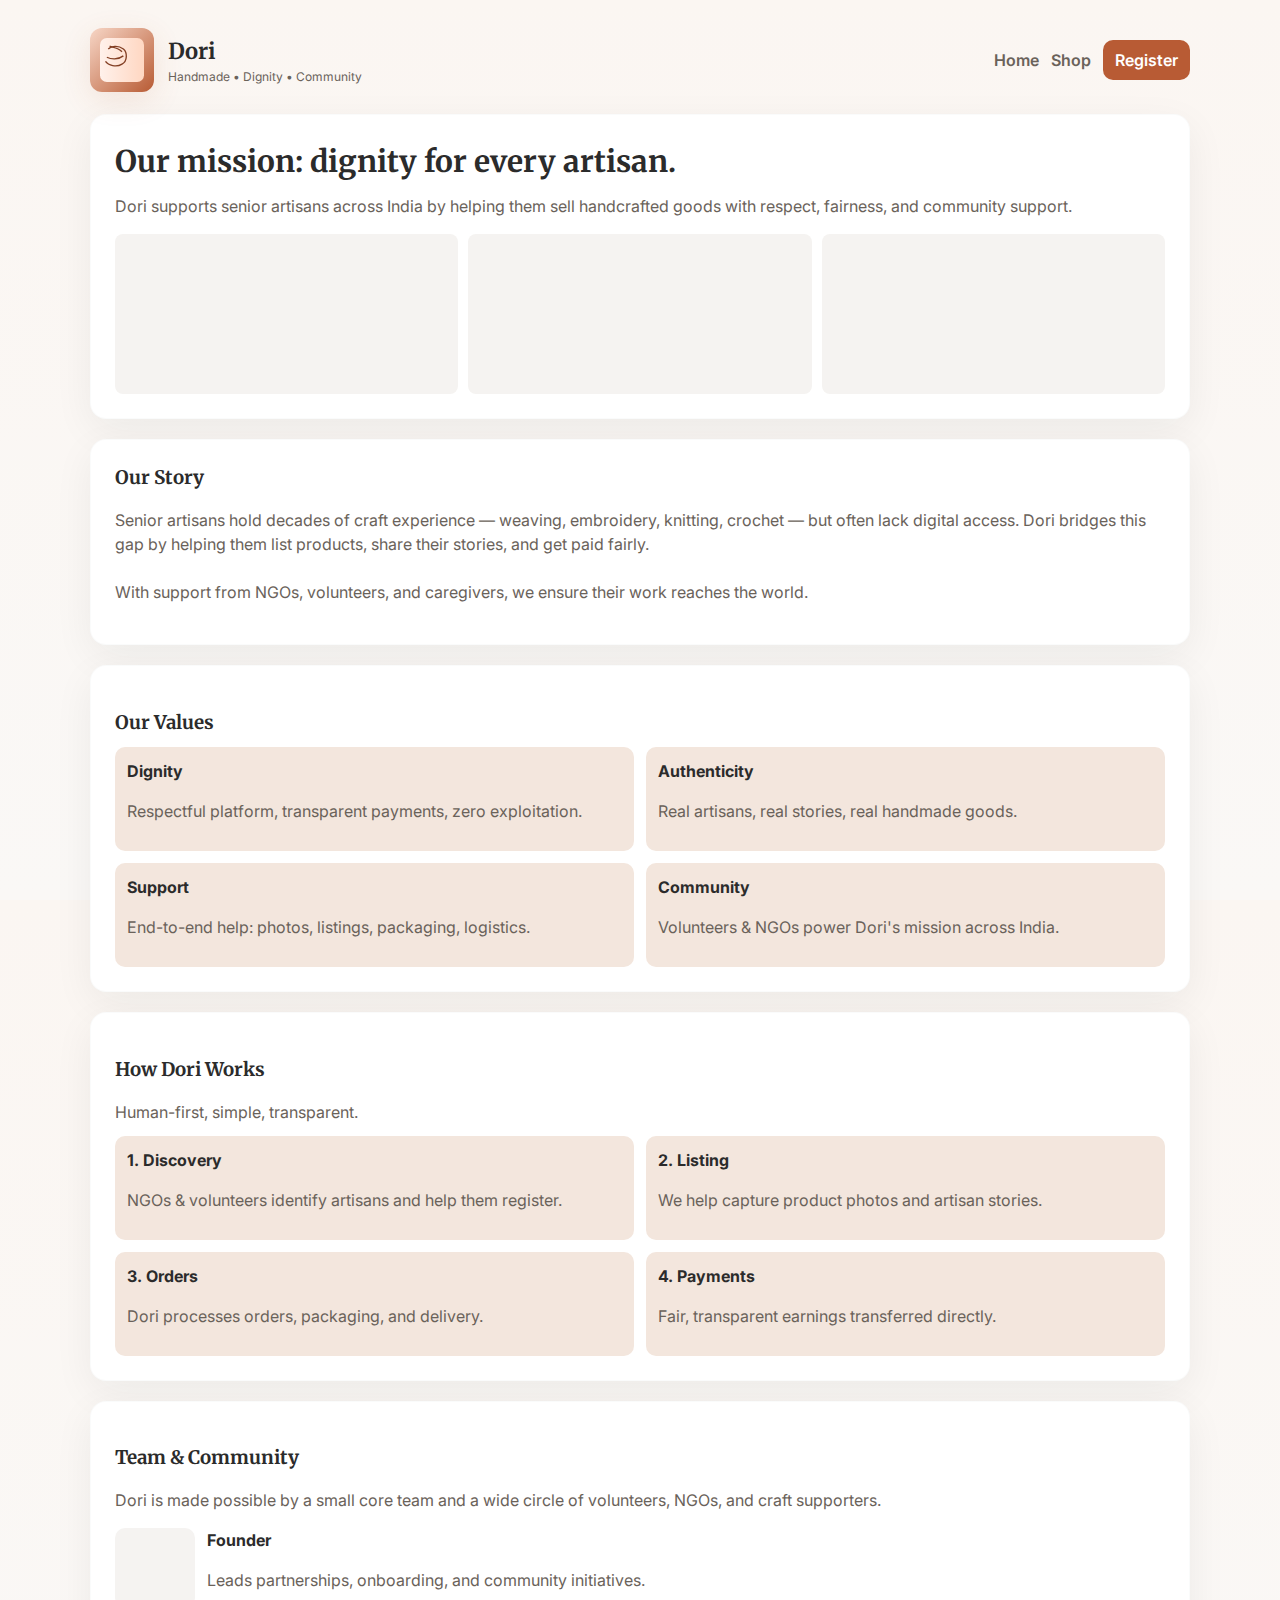
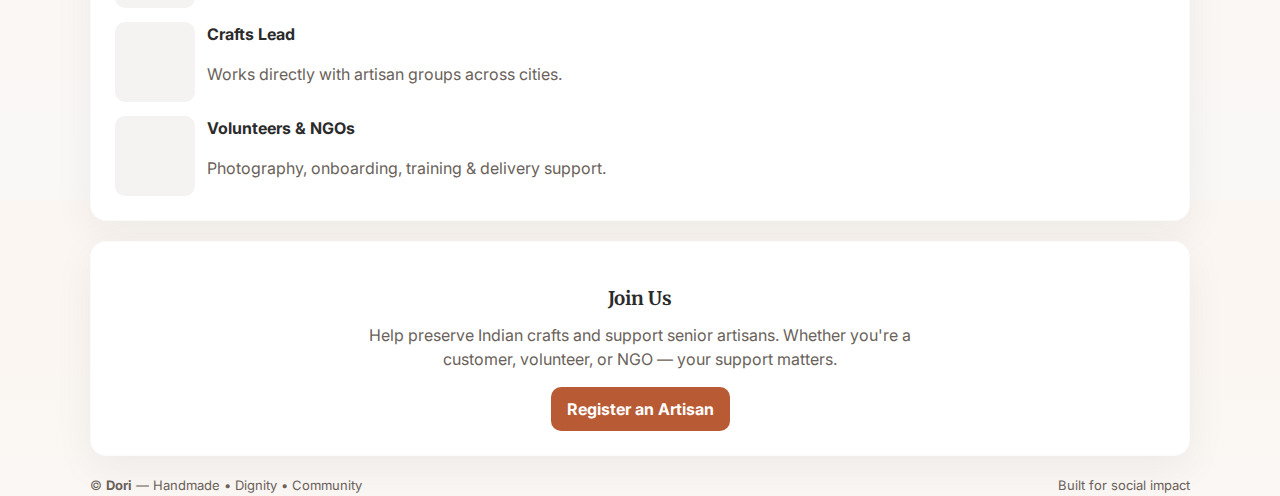
<file: about.html>
<!doctype html>
<html lang="en">
<head>
  <meta charset="utf-8" />
  <meta name="viewport" content="width=device-width,initial-scale=1" />
  <title>Dori — About</title>

  <!-- Reuse same fonts -->
  <link href="https://fonts.googleapis.com/css2?family=Inter:wght@300;400;600;700&family=Merriweather:wght@400;700&display=swap" rel="stylesheet">

  <style>
    :root{
      --bg:#fbf8f5;--paper:#fbf6f2;--card:#ffffff;--muted:#6a625a;
      --accent:#b85b34;--accent-2:#f3e6dd;--radius:14px;--max-w:1100px;
    }
    *{box-sizing:border-box}html,body{height:100%}
    body{margin:0;font-family:Inter,system-ui,Arial;background:linear-gradient(180deg,var(--paper),#faf8f6);
      color:#2b2b2b;line-height:1.5;padding:28px;display:flex;justify-content:center;-webkit-font-smoothing:antialiased;}
    .wrap{width:100%;max-width:var(--max-w)}
    header{display:flex;align-items:center;justify-content:space-between;margin-bottom:22px}
    .brand{display:flex;gap:14px;align-items:center;text-decoration:none;color:inherit}
    .logo{width:64px;height:64px;border-radius:12px;padding:10px;background:linear-gradient(135deg,#f7d6c6,#b85b34);display:flex;align-items:center;justify-content:center;box-shadow: 0 8px 30px rgba(184,91,52,0.12);}
    .brand h1{margin:0;font-family:Merriweather,serif;font-size:22px}
    .brand p{margin:0;font-size:12px;color:var(--muted)}
    nav{display:flex;gap:12px;align-items:center}
    nav a{color:var(--muted);text-decoration:none;font-weight:600}
    nav a.cta{background:var(--accent);color:white;padding:8px 12px;border-radius:10px}

    .card{background:var(--card);padding:24px;border-radius:16px;box-shadow:0 12px 40px rgba(20,30,28,0.06);border:1px solid rgba(20,30,28,0.02);margin-bottom:20px}
    .muted{color:var(--muted)}
    .features{display:grid;grid-template-columns:repeat(2,1fr);gap:12px}
    .feature{background:var(--accent-2);padding:12px;border-radius:10px}

    .gallery{display:grid;grid-template-columns:repeat(3,1fr);gap:10px}
    .gallery img{width:100%;height:160px;object-fit:cover;border-radius:8px;box-shadow:0 6px 20px rgba(0,0,0,0.03)}

    .story{display:flex;gap:12px;align-items:flex-start;text-decoration:none;color:inherit}
    .story img{width:80px;height:80px;border-radius:10px;object-fit:cover}

    @media(max-width:900px){
      .gallery{grid-template-columns:repeat(2,1fr)}
      .features{grid-template-columns:1fr}
    }
    @media(max-width:600px){
      nav{display:none}
      .gallery{grid-template-columns:1fr}
    }
  </style>
</head>

<body>
<div class="wrap">

  <!-- Header -->
  <header>
    <a class="brand" href="index.html">
      <div class="logo">
        <svg width="52" height="52" viewBox="0 0 64 64"><defs><linearGradient id="lg" x1="0" x2="1"><stop offset="0" stop-color="#fff1eb"/><stop offset="1" stop-color="#ffd7c2"/></linearGradient></defs><rect rx="10" width="64" height="64" fill="url(#lg)"/><g transform="translate(8,10)" stroke="#833f24" stroke-width="2" fill="none"><path d="M4 6c4-4 14-6 22 0 6 5 6 18-2 22-8 5-20 2-24-4"/><path d="M2 18c6 3 16 4 24-2"/><path d="M6 2c6 2 12 2 18 8"/></g></svg>
      </div>
      <div><h1>Dori</h1><p>Handmade • Dignity • Community</p></div>
    </a>

    <nav>
      <a href="index.html">Home</a>
      <a href="shop.html">Shop</a>
      <a class="cta" href="index.html#register">Register</a>
    </nav>
  </header>

  <!-- HERO -->
  <section class="card">
    <h2 style="font-family:Merriweather,serif;margin:0;font-size:30px;">Our mission: dignity for every artisan.</h2>
    <p class="muted" style="margin-top:10px;">
      Dori supports senior artisans across India by helping them sell handcrafted goods with respect, fairness, and community support.
    </p>

    <div class="gallery" style="margin-top:16px">
      <div class="image-blank" aria-hidden="true" style="width:100%;height:160px;background:#f5f3f1;border-radius:8px"></div>
      <div class="image-blank" aria-hidden="true" style="width:100%;height:160px;background:#f5f3f1;border-radius:8px"></div>
      <div class="image-blank" aria-hidden="true" style="width:100%;height:160px;background:#f5f3f1;border-radius:8px"></div>
    </div>
  </section>

  <!-- OUR STORY -->
  <section class="card">
    <h3 style="font-family:Merriweather,serif;margin:0 0 10px;">Our Story</h3>

    <p class="muted">
      Senior artisans hold decades of craft experience — weaving, embroidery, knitting, crochet — but often lack digital access.  
      Dori bridges this gap by helping them list products, share their stories, and get paid fairly.
      <br><br>
      With support from NGOs, volunteers, and caregivers, we ensure their work reaches the world.
    </p>
  </section>

  <!-- VALUES -->
  <section class="card">
    <h3 style="font-family:Merriweather,serif;margin-bottom:10px;">Our Values</h3>
    <div class="features">
      <div class="feature">
        <strong>Dignity</strong>
        <p class="muted">Respectful platform, transparent payments, zero exploitation.</p>
      </div>
      <div class="feature">
        <strong>Authenticity</strong>
        <p class="muted">Real artisans, real stories, real handmade goods.</p>
      </div>
      <div class="feature">
        <strong>Support</strong>
        <p class="muted">End-to-end help: photos, listings, packaging, logistics.</p>
      </div>
      <div class="feature">
        <strong>Community</strong>
        <p class="muted">Volunteers & NGOs power Dori's mission across India.</p>
      </div>
    </div>
  </section>

  <!-- HOW WE WORK -->
  <section class="card">
    <h3 style="font-family:Merriweather,serif;margin-bottom:10px;">How Dori Works</h3>
    <p class="muted" style="margin-bottom:12px;">Human-first, simple, transparent.</p>

    <div class="features">
      <div class="feature">
        <strong>1. Discovery</strong>
        <p class="muted">NGOs & volunteers identify artisans and help them register.</p>
      </div>
      <div class="feature">
        <strong>2. Listing</strong>
        <p class="muted">We help capture product photos and artisan stories.</p>
      </div>
      <div class="feature">
        <strong>3. Orders</strong>
        <p class="muted">Dori processes orders, packaging, and delivery.</p>
      </div>
      <div class="feature">
        <strong>4. Payments</strong>
        <p class="muted">Fair, transparent earnings transferred directly.</p>
      </div>
    </div>
  </section>

  <!-- TEAM & COMMUNITY -->
  <section class="card">
  <h3 style="font-family:Merriweather,serif;margin-bottom:10px;">Team & Community</h3>

  <p class="muted">Dori is made possible by a small core team and a wide circle of volunteers, NGOs, and craft supporters.</p>

    <div style="display:flex;flex-direction:column;gap:14px;margin-top:14px;">

    <div class="story">
      <div class="image-blank" aria-hidden="true" style="width:80px;height:80px;border-radius:10px;background:#f5f3f1"></div>
      <div>
        <strong>Founder</strong>
        <p class="muted">Leads partnerships, onboarding, and community initiatives.</p>
      </div>
    </div>

    <div class="story">
      <div class="image-blank" aria-hidden="true" style="width:80px;height:80px;border-radius:10px;background:#f5f3f1"></div>
      <div>
        <strong>Crafts Lead</strong>
        <p class="muted">Works directly with artisan groups across cities.</p>
      </div>
    </div>

    <div class="story">
      <div class="image-blank" aria-hidden="true" style="width:80px;height:80px;border-radius:10px;background:#f5f3f1"></div>
      <div>
        <strong>Volunteers & NGOs</strong>
        <p class="muted">Photography, onboarding, training & delivery support.</p>
      </div>
    </div>

  </div>
</section>


  <!-- CTA -->
  <section class="card" style="text-align:center">
    <h3 style="font-family:Merriweather,serif;margin-bottom:10px;">Join Us</h3>
    <p class="muted" style="max-width:550px;margin:0 auto;">
      Help preserve Indian crafts and support senior artisans. Whether you're a customer, volunteer, or NGO — your support matters.
    </p>
    <a href="index.html#register" class="cta" style="margin-top:16px;display:inline-block;padding:10px 16px;border-radius:10px;background:var(--accent);color:white;text-decoration:none;font-weight:700;">Register an Artisan</a>
  </section>

  <!-- Footer -->
  <footer style="color:var(--muted);font-size:13px;display:flex;justify-content:space-between;margin-top:10px">
    <div>© <strong>Dori</strong> — Handmade • Dignity • Community</div>
    <div>Built for social impact</div>
  </footer>

</div>
</body>
</html>
</file>
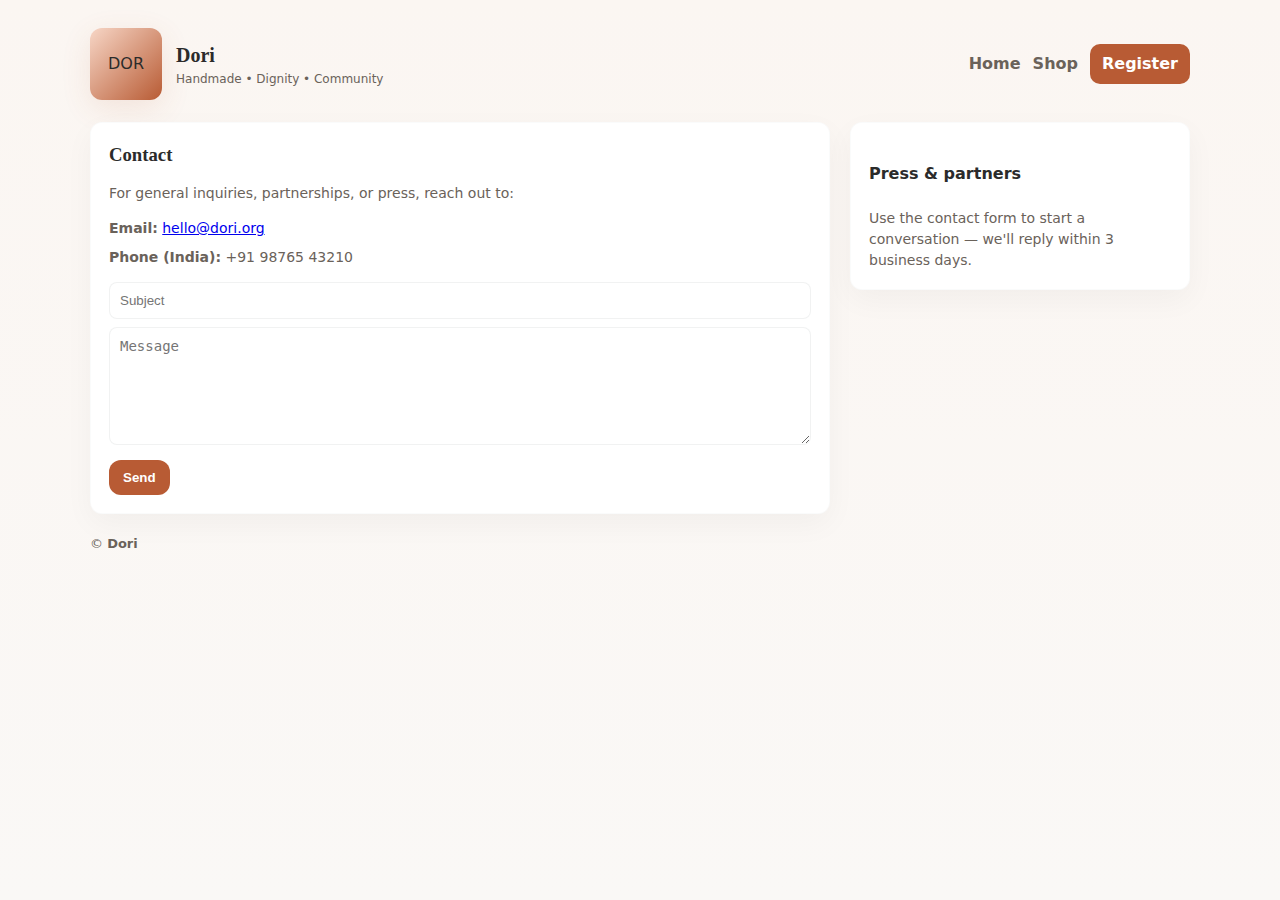
<file: contact.html>
<!doctype html>
<html lang="en">
<head>
  <meta charset="utf-8">
  <meta name="viewport" content="width=device-width,initial-scale=1">
  <title>Contact — Dori</title>
  <link rel="stylesheet" href="/assets/styles.css">
</head>
<body>
  <div class="wrap">
    <header>
      <a class="brand" href="/">
        <div class="logo">DOR</div>
        <div>
          <h1>Dori</h1>
          <p>Handmade • Dignity • Community</p>
        </div>
      </a>
      <nav>
        <a href="/">Home</a>
        <a href="/shop.html">Shop</a>
        <a class="cta" href="/register.html">Register</a>
      </nav>
    </header>

    <main>
      <div>
        <section class="card">
          <h3>Contact</h3>
          <p class="muted">For general inquiries, partnerships, or press, reach out to:</p>
          <div style="margin-top:12px">
            <div class="muted"><strong>Email:</strong> <a href="mailto:hello@dori.org">hello@dori.org</a></div>
            <div class="muted" style="margin-top:8px"><strong>Phone (India):</strong> +91 98765 43210</div>
          </div>

          <div style="margin-top:14px">
            <form onsubmit="event.preventDefault(); window.location.href='mailto:hello@dori.org?subject='+encodeURIComponent(document.getElementById('c-subj').value)+'&body='+encodeURIComponent(document.getElementById('c-body').value)"> 
              <input id="c-subj" class="input" placeholder="Subject" required>
              <textarea id="c-body" class="input" placeholder="Message" rows="6" style="margin-top:8px" required></textarea>
              <div style="margin-top:8px"><button class="btn" type="submit">Send</button></div>
            </form>
          </div>
        </section>
      </div>

      <aside>
        <section class="card">
          <h4>Press & partners</h4>
          <div class="muted">Use the contact form to start a conversation — we'll reply within 3 business days.</div>
        </section>
      </aside>
    </main>

    <footer>
      <div>© <strong>Dori</strong></div>
    </footer>
  </div>
  <script src="/assets/scripts.js" defer></script>
</body>
</html>
</file>
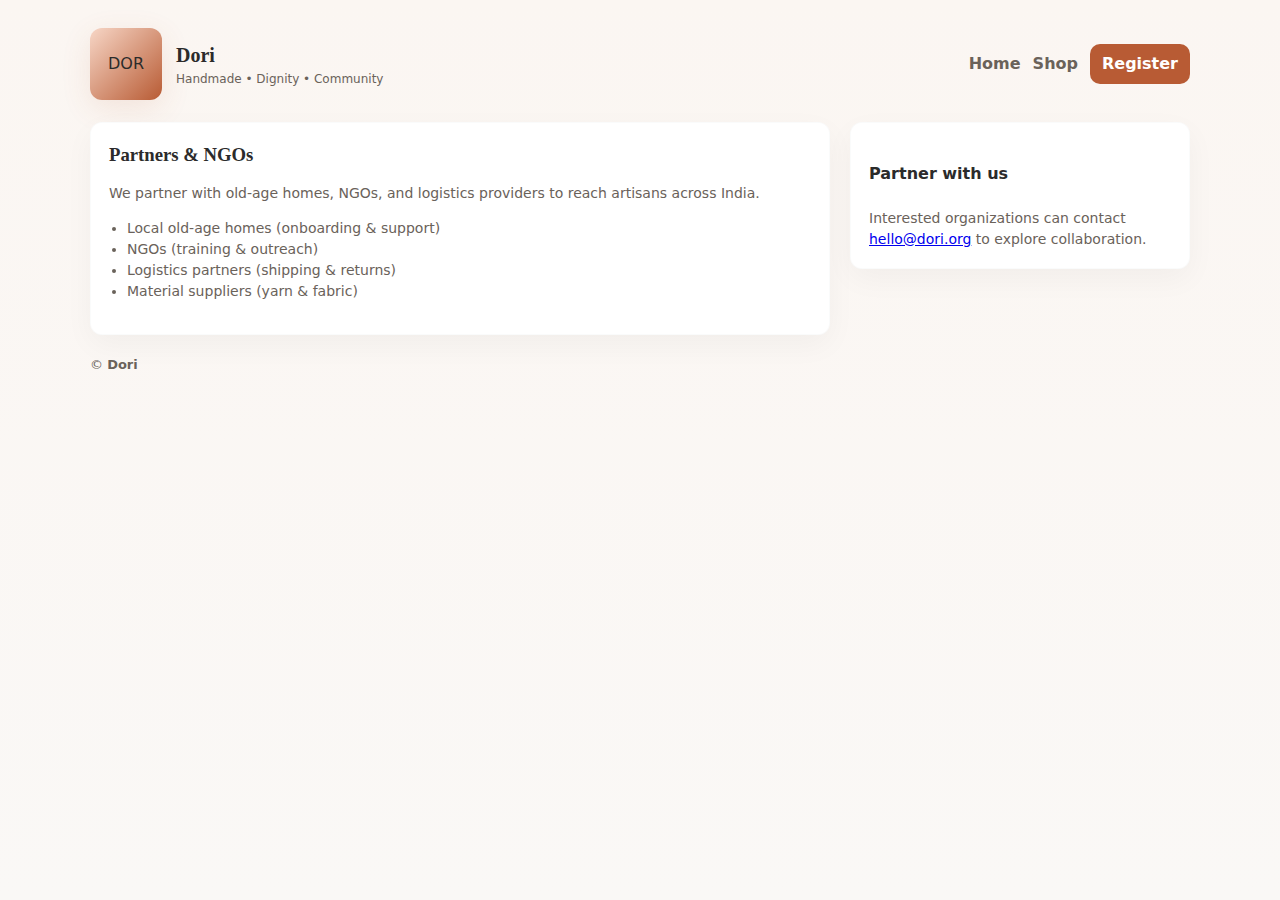
<file: partners.html>
<!doctype html>
<html lang="en">
<head>
  <meta charset="utf-8">
  <meta name="viewport" content="width=device-width,initial-scale=1">
  <title>Partners — Dori</title>
  <link rel="stylesheet" href="/assets/styles.css">
</head>
<body>
  <div class="wrap">
    <header>
      <a class="brand" href="/">
        <div class="logo">DOR</div>
        <div>
          <h1>Dori</h1>
          <p>Handmade • Dignity • Community</p>
        </div>
      </a>
      <nav>
        <a href="/">Home</a>
        <a href="/shop.html">Shop</a>
        <a class="cta" href="/register.html">Register</a>
      </nav>
    </header>

    <main>
      <div>
        <section class="card">
          <h3>Partners & NGOs</h3>
          <p class="muted">We partner with old-age homes, NGOs, and logistics providers to reach artisans across India.</p>
          <ul style="margin-top:12px;padding-left:18px" class="muted">
            <li>Local old-age homes (onboarding & support)</li>
            <li>NGOs (training & outreach)</li>
            <li>Logistics partners (shipping & returns)</li>
            <li>Material suppliers (yarn & fabric)</li>
          </ul>
        </section>
      </div>

      <aside>
        <section class="card">
          <h4>Partner with us</h4>
          <div class="muted">Interested organizations can contact <a href="mailto:hello@dori.org">hello@dori.org</a> to explore collaboration.</div>
        </section>
      </aside>
    </main>

    <footer>
      <div>© <strong>Dori</strong></div>
    </footer>
  </div>
  <script src="/assets/scripts.js" defer></script>
</body>
</html>
</file>
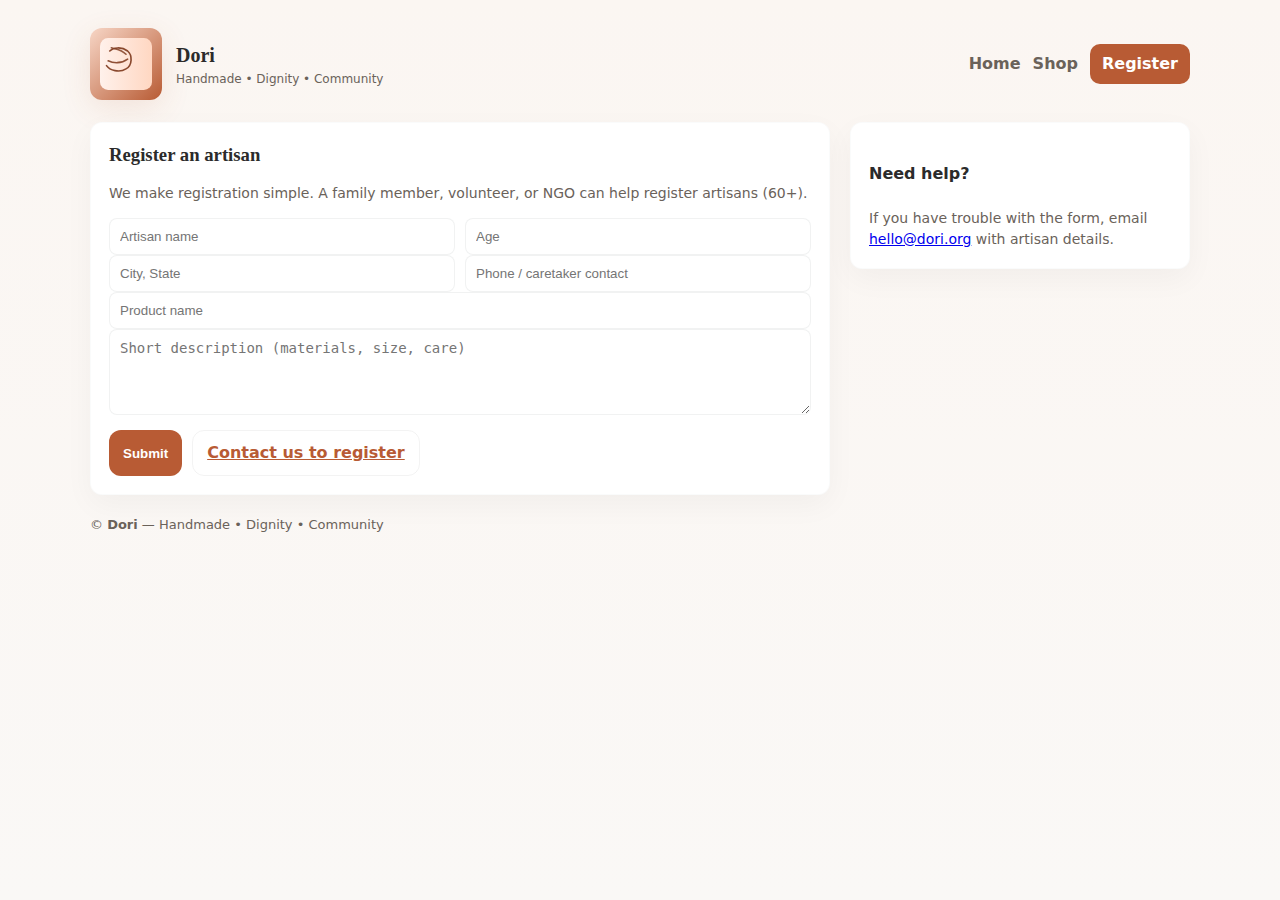
<file: register.html>
<!doctype html>
<html lang="en">
<head>
  <meta charset="utf-8">
  <meta name="viewport" content="width=device-width,initial-scale=1">
  <title>Register an artisan — Dori</title>
  <link rel="stylesheet" href="/assets/styles.css">
</head>
<body>
  <div class="wrap">
    <header>
      <a class="brand" href="/">
        <div class="logo" aria-hidden="true">
          <svg width="52" height="52" viewBox="0 0 64 64" xmlns="http://www.w3.org/2000/svg" role="img" aria-label="Dori logo"><defs><linearGradient id="lg4" x1="0" x2="1"><stop offset="0" stop-color="#fff1eb"/><stop offset="1" stop-color="#ffd7c2"/></linearGradient></defs><rect rx="10" width="64" height="64" fill="url(#lg4)"/><g transform="translate(8,10)" stroke="#833f24" stroke-width="2" stroke-linecap="round" stroke-linejoin="round" fill="none"><path d="M4 6c4-4 14-6 22 0 6 5 6 18-2 22-8 5-20 2-24-4" opacity="0.95"/><path d="M2 18c6 3 16 4 24-2" opacity="0.9"/><path d="M6 2c6 2 12 2 18 8" opacity="0.85"/></g></svg>
        </div>
        <div><h1>Dori</h1><p>Handmade • Dignity • Community</p></div>
      </a>
      <nav>
        <a href="/">Home</a>
        <a href="/shop.html">Shop</a>
        <a class="cta" href="/register.html">Register</a>
      </nav>
    </header>

    <main>
      <div>
        <section class="card">
          <h3>Register an artisan</h3>
          <p class="muted">We make registration simple. A family member, volunteer, or NGO can help register artisans (60+).</p>

          <form id="register-form" class="grid" style="margin-top:12px">
            <div class="form-row">
              <input class="input" name="artisan_name" placeholder="Artisan name" required>
              <input class="input" name="age" placeholder="Age" type="number" required>
            </div>
            <div class="form-row">
              <input class="input" name="location" placeholder="City, State" required>
              <input class="input" name="phone" placeholder="Phone / caretaker contact">
            </div>
            <input class="input" name="product_name" placeholder="Product name" required>
            <textarea class="input" name="product_desc" placeholder="Short description (materials, size, care)" rows="4"></textarea>

            <div style="display:flex;gap:10px;margin-top:8px">
              <button class="btn" type="button" onclick="submitRegister()">Submit</button>
              <a class="btn ghost" href="mailto:hello@dori.org?subject=Register%20artisan">Contact us to register</a>
            </div>
          </form>
        </section>
      </div>

      <aside>
        <section class="card">
          <h4>Need help?</h4>
          <div class="muted">If you have trouble with the form, email <a href="mailto:hello@dori.org">hello@dori.org</a> with artisan details.</div>
        </section>
      </aside>
    </main>

    <footer>
      <div>© <strong>Dori</strong> — Handmade • Dignity • Community</div>
    </footer>
  </div>

  <script>
    function submitRegister(){
      var form = document.getElementById('register-form');
      // For now we present data and instruct to email — no backend
      var data = Array.from(new FormData(form).entries()).reduce(function(obj,[k,v]){obj[k]=v;return obj;},{})
      var body = Object.keys(data).map(function(k){return k+': '+data[k]}).join('\n');
      var mailto = 'mailto:hello@dori.org?subject=Register%20artisan&body='+encodeURIComponent(body);
      window.location.href = mailto;
    }
  </script>

</body>
</html>
</file>
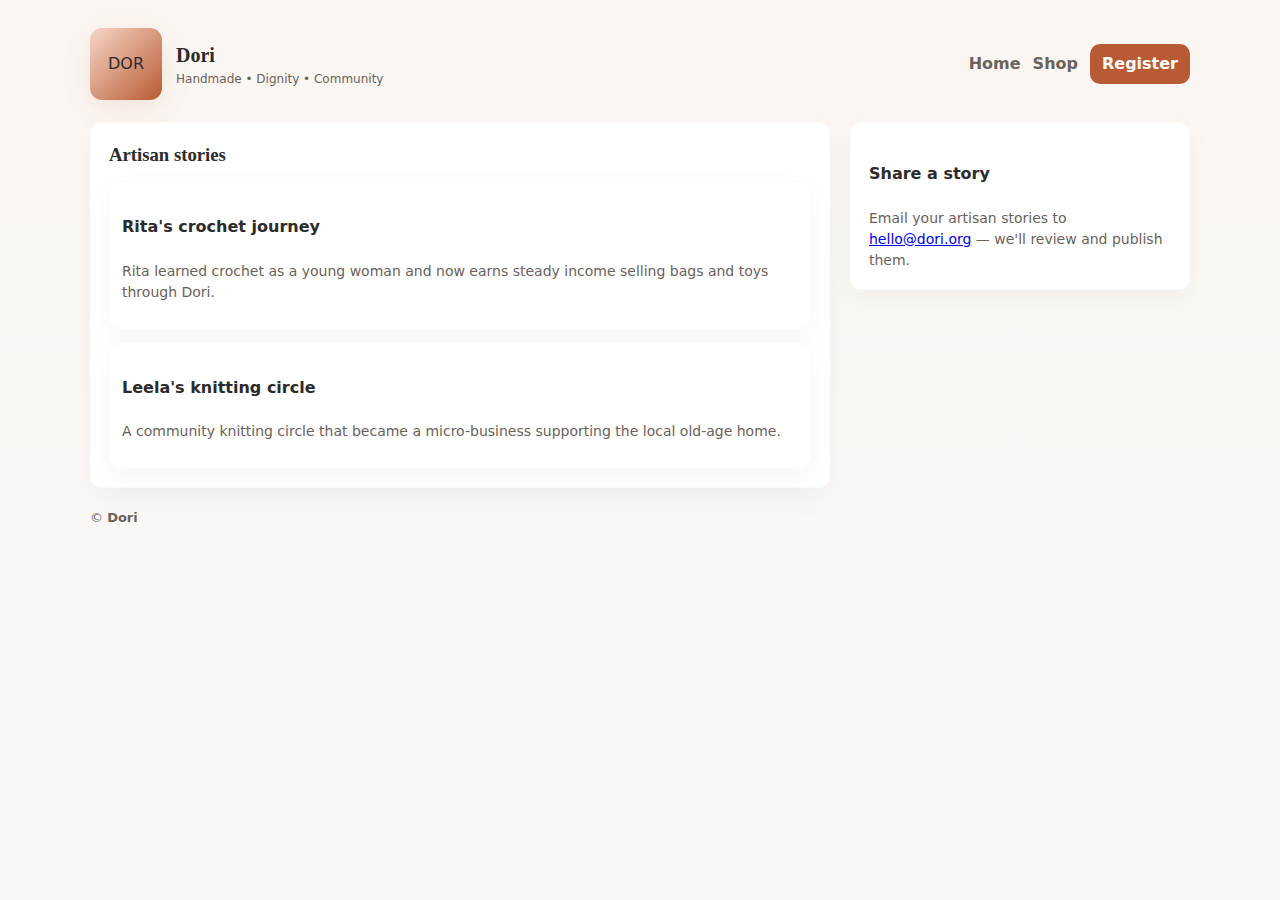
<file: stories.html>
<!doctype html>
<html lang="en">
<head>
  <meta charset="utf-8">
  <meta name="viewport" content="width=device-width,initial-scale=1">
  <title>Stories — Dori</title>
  <link rel="stylesheet" href="/assets/styles.css">
</head>
<body>
  <div class="wrap">
    <header>
      <a class="brand" href="/">
        <div class="logo">DOR</div>
        <div>
          <h1>Dori</h1>
          <p>Handmade • Dignity • Community</p>
        </div>
      </a>
      <nav>
        <a href="/">Home</a>
        <a href="/shop.html">Shop</a>
        <a class="cta" href="/register.html">Register</a>
      </nav>
    </header>

    <main>
      <div>
        <section class="card">
          <h3>Artisan stories</h3>
          <div style="margin-top:12px;display:grid;gap:12px">
            <article class="card" style="padding:12px">
              <h4>Rita's crochet journey</h4>
              <p class="muted">Rita learned crochet as a young woman and now earns steady income selling bags and toys through Dori.</p>
            </article>

            <article class="card" style="padding:12px">
              <h4>Leela's knitting circle</h4>
              <p class="muted">A community knitting circle that became a micro-business supporting the local old-age home.</p>
            </article>
          </div>
        </section>
      </div>

      <aside>
        <section class="card">
          <h4>Share a story</h4>
          <div class="muted">Email your artisan stories to <a href="mailto:hello@dori.org">hello@dori.org</a> — we'll review and publish them.</div>
        </section>
      </aside>
    </main>

    <footer>
      <div>© <strong>Dori</strong></div>
    </footer>
  </div>
  <script src="/assets/scripts.js" defer></script>
</body>
</html>
</file>
<file: assets/styles.css>
/* Styles copied from current index.html to ensure consistent theme */
:root{
  --bg:#fbf8f5;--paper:#fbf6f2;--card:#ffffff;--muted:#6a625a;
  --accent:#b85b34;--accent-2:#f3e6dd;--radius:14px;--max-w:1100px;
}
*{box-sizing:border-box}html,body{height:100%}
body{margin:0;font-family:Inter,system-ui,Arial;background:linear-gradient(180deg,var(--paper),#faf8f6);
  color:#2b2b2b;line-height:1.5;padding:28px;display:flex;justify-content:center;-webkit-font-smoothing:antialiased;}
.wrap{width:100%;max-width:var(--max-w)}
header{display:flex;align-items:center;justify-content:space-between;gap:18px;margin-bottom:22px}
.brand{display:flex;gap:14px;align-items:center;color:inherit;text-decoration:none}
.logo{width:72px;height:72px;border-radius:12px;padding:10px;background:linear-gradient(135deg,#f7d6c6,#b85b34);display:flex;align-items:center;justify-content:center;box-shadow: 0 8px 30px rgba(184,91,52,0.12);}
.brand h1{margin:0;font-family:Merriweather, serif;font-size:20px}
.brand p{margin:0;font-size:12px;color:var(--muted)}
nav{display:flex;gap:12px;align-items:center}
nav a{color:var(--muted);text-decoration:none;font-weight:600}
nav a.cta{background:var(--accent);color:white;padding:8px 12px;border-radius:10px}
nav a.ghost{border:1px solid rgba(43,43,43,0.06);padding:8px 10px;border-radius:10px;background:transparent;color:var(--accent)}
.hero{display:grid;grid-template-columns:1fr 390px;gap:20px;align-items:center;background:var(--card);padding:28px;border-radius:18px;box-shadow:0 12px 40px rgba(20,30,28,0.06);margin-bottom:20px}
.hero h2{font-family:Merriweather,serif;margin:0;font-size:30px;color:#2b2b2b}
.lead{color:var(--muted);margin-top:8px}
.hero .actions{margin-top:18px;display:flex;gap:12px}
.btn{background:var(--accent);color:white;padding:10px 14px;border-radius:12px;border:0;font-weight:700;cursor:pointer}
.btn.ghost{background:transparent;border:1px solid rgba(43,43,43,0.06);color:var(--accent);font-weight:700}
.hero-visual{border-radius:12px;overflow:hidden;background:linear-gradient(180deg,#fff7f2,#fff);border:1px solid rgba(43,43,43,0.03);padding:12px;display:flex;flex-direction:column;gap:12px;align-items:stretch;}
.hero-visual img{width:100%;height:220px;object-fit:cover;border-radius:10px;display:block}
main{display:grid;grid-template-columns:1fr 340px;gap:20px;align-items:start}
.card{background:var(--card);padding:18px;border-radius:12px;box-shadow:0 10px 30px rgba(16,36,34,0.04);border:1px solid rgba(16,36,34,0.02)}
section h3{margin:0 0 12px 0;font-family:Merriweather,serif}
.muted{color:var(--muted);font-size:14px}
.features{display:grid;grid-template-columns:repeat(2,1fr);gap:12px}
.feature{background:var(--accent-2);padding:12px;border-radius:10px}
.gallery{display:grid;grid-template-columns:repeat(2,1fr);gap:10px}
.gallery img{width:100%;height:120px;object-fit:cover;border-radius:8px;cursor:pointer;box-shadow:0 6px 20px rgba(0,0,0,0.03)}
.story{display:flex;gap:12px}.story img{width:84px;height:84px;object-fit:cover;border-radius:8px}
.register-steps{display:flex;flex-direction:column;gap:10px}
.step{display:flex;gap:12px;align-items:flex-start}
.step .num{width:36px;height:36px;border-radius:8px;background:#fff;border:1px solid rgba(43,43,43,0.04);display:flex;align-items:center;justify-content:center;font-weight:700}
footer{margin-top:20px;display:flex;justify-content:space-between;align-items:center;color:var(--muted);font-size:13px}
.modal{position:fixed;inset:0;background:rgba(7,8,7,0.6);display:none;align-items:center;justify-content:center;padding:20px;z-index:40}
.modal .inner{max-width:920px;width:100%;background:white;border-radius:10px;padding:14px}
.modal img{width:100%;height:auto;border-radius:8px}
.modal .caption{font-weight:700;margin-bottom:8px}
.form-row{display:flex;gap:8px}
input[type="text"], input[type="email"], input[type="tel"], textarea, select{width:100%;padding:10px;border-radius:8px;border:1px solid rgba(43,43,43,0.06);font-size:14px;}
label{font-size:13px;color:var(--muted);display:block;margin-bottom:6px}
.success{background:linear-gradient(90deg,#e9f7f1,#f0fbf8);border:1px solid rgba(107,139,123,0.08);padding:12px;border-radius:10px;color:#0a503e;font-weight:600}
@media (max-width:980px){.hero{grid-template-columns:1fr}main{grid-template-columns:1fr}.hero-visual img{height:180px}}

/* helpers */
.products-grid{display:grid;grid-template-columns:repeat(auto-fill,minmax(220px,1fr));gap:14px}
.product-card{border-radius:10px;overflow:hidden;border:1px solid rgba(16,36,34,0.04);background:white}
.product-card img{width:100%;height:160px;object-fit:cover}
.product-card .meta{padding:12px}
.badge{display:inline-block;background:var(--accent);color:white;padding:6px 8px;border-radius:8px;font-weight:700;font-size:13px}
.form-row{display:grid;grid-template-columns:1fr 1fr;gap:10px}
@media (max-width:700px){.form-row{grid-template-columns:1fr}}
.input, textarea{width:100%;padding:10px;border-radius:8px;border:1px solid rgba(16,36,34,0.06)}
</file>
